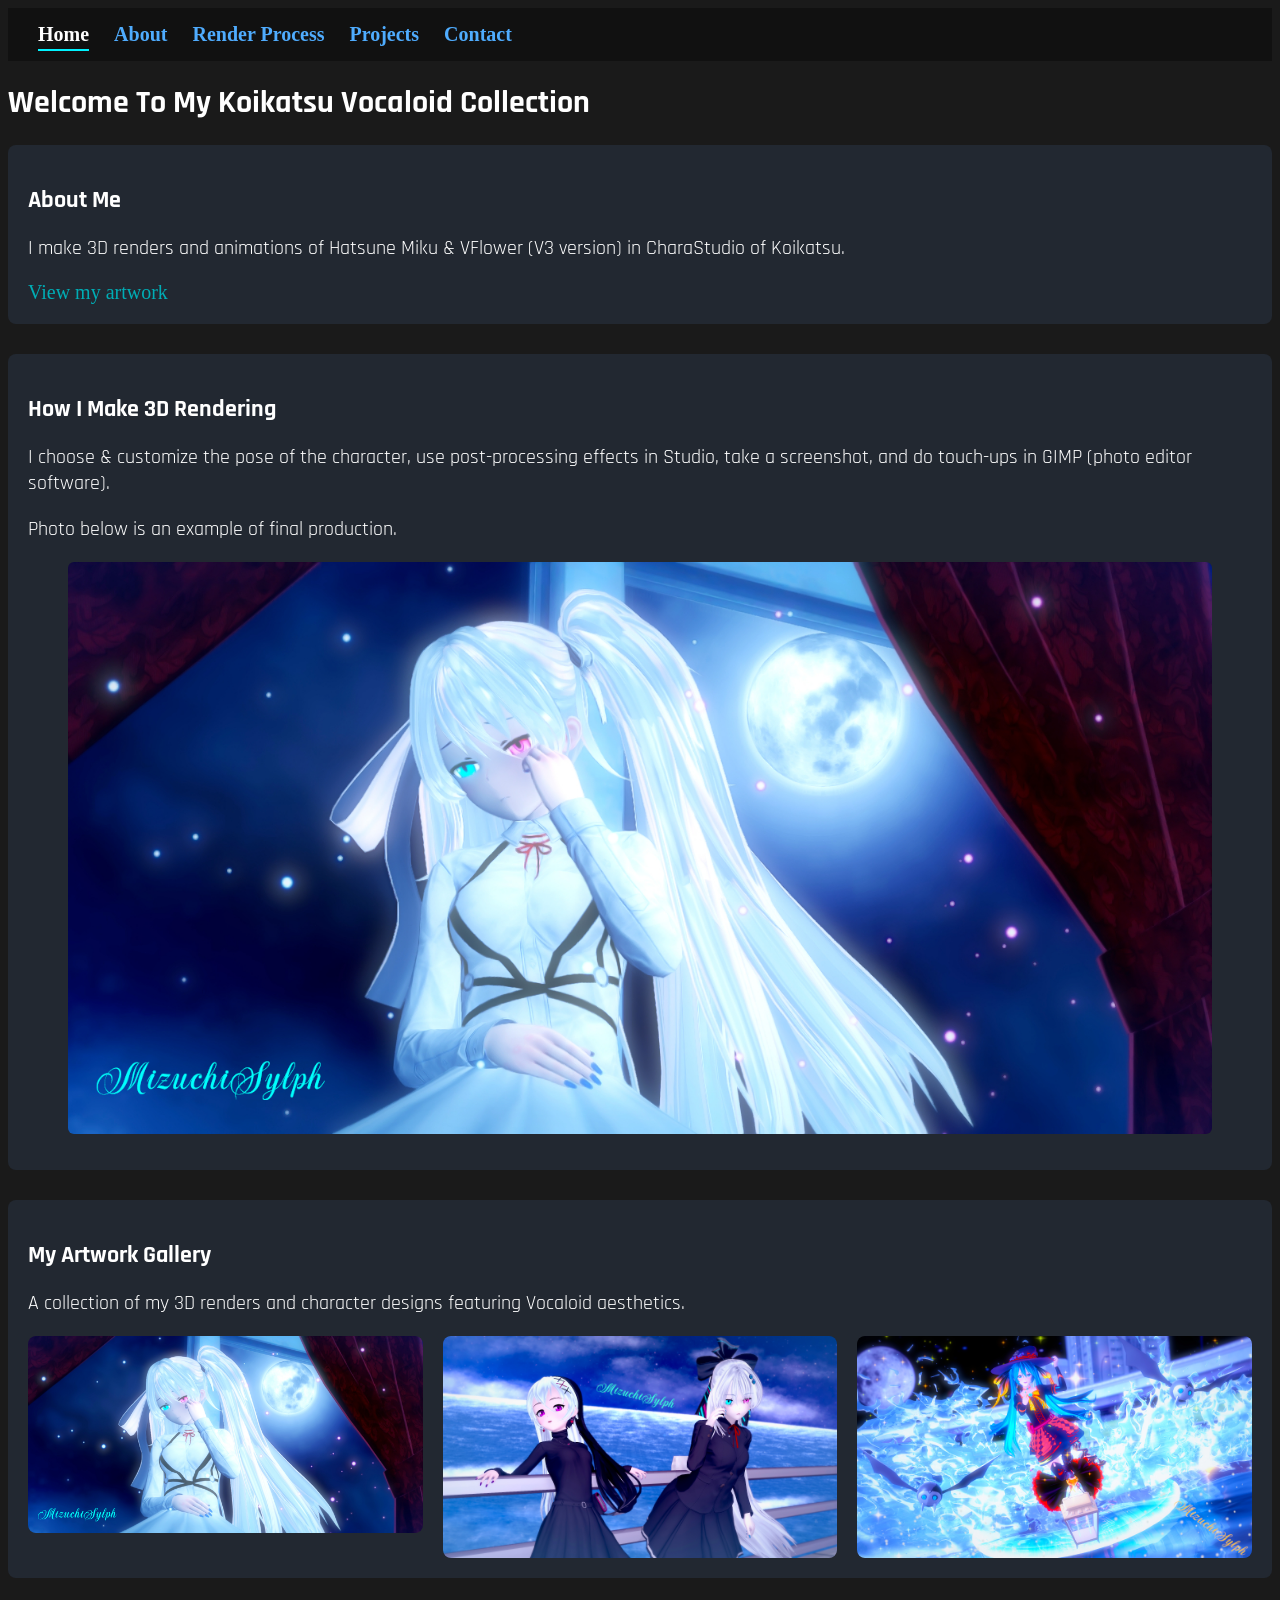
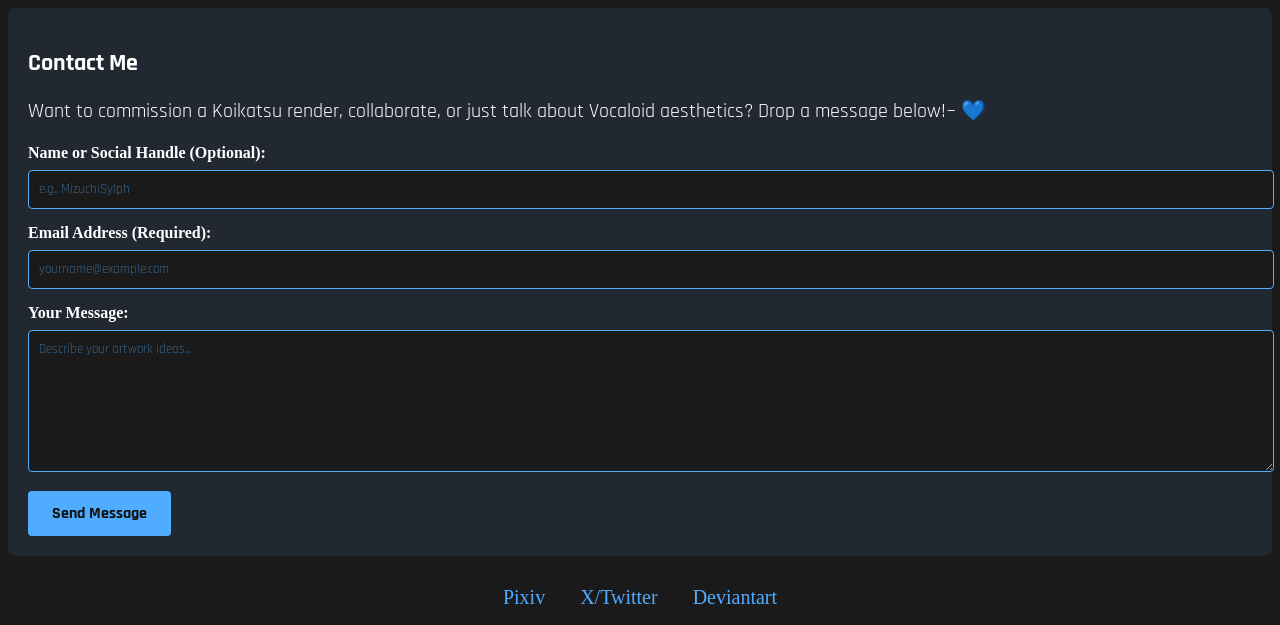
<file: index.html>
<!DOCTYPE html>
<html lang="en">
<head>
    <meta charset="utf-8">
    <title>Future Eyes</title>
    <link rel="preconnect" href="https://fonts.googleapis.com">
    <link rel="preconnect" href="https://fonts.gstatic.com" crossorigin>
    <link href="https://fonts.googleapis.com/css2?family=Rajdhani:wght@500;600;700&display=swap" rel="stylesheet">
    
    <link rel="stylesheet" href="style.css">
</head>
<body>
<header>
    <nav>
      <ul>
        <li><a href="#home" class="active">Home</a></li>
        <li><a href="#about">About</a></li>
        <li><a href="#renders">Render Process</a></li>
        <li><a href="#projects">Projects</a></li>
        <li><a href="#contact">Contact</a></li>
      </ul>
    </nav>
  </header>
  <h1>Welcome To My Koikatsu Vocaloid Collection</h1>
    <main>
        <section id="about">
            <h2>About Me</h2>
            <p>I make 3D renders and animations of Hatsune Miku & VFlower (V3 version) in CharaStudio of Koikatsu.</p>
            <a href="https://www.pixiv.net/en/users/26738093" target="_blank" rel="noopener noreferrer">View my artwork</a>
        </section>
        
        <section id="renders">
            <h2>How I Make 3D Rendering</h2>
            <p>I choose & customize the pose of the character, use post-processing effects in Studio, take a screenshot, and do touch-ups in GIMP (photo editor software).</p>
            <p>Photo below is an example of final production.</p>
            <figure>
                <img src="images/25-ji_Miku_Moonlight.jpg" alt="A high-quality Koikatsu 3D character render">
            </figure>
        </section>

        <section id="projects">
    <h2>My Artwork Gallery</h2>
    <p>A collection of my 3D renders and character designs featuring Vocaloid aesthetics.</p>
    
    <div class="gallery-grid">
    <figure>
        <div class="image-container">
            <img src="images/25-ji_Miku_Moonlight.jpg" alt="A high-quality Koikatsu 3D character render of 25-ji Miku">
            <figcaption>25-ji Miku - Moonlight</figcaption>
        </div>
    </figure>

    <figure>
        <div class="image-container">
            <img src="images/25-ji_Miku-VFlower_Seaside.jpg" alt="Placeholder for next artwork">
            <figcaption>25-ji Miku & VFlower(V3) Seaside</figcaption>
        </div>
    </figure>

    <figure>
        <div class="image-container">
            <img src="images/Miku_witch3.jpg" alt="Placeholder for next artwork">
            <figcaption>Hatsune Miku Halloween Witch</figcaption>
        </div>
    </figure>
</div>
</section>

<section id="contact">
            <h2>Contact Me</h2>
            <p>Want to commission a Koikatsu render, collaborate, or just talk about Vocaloid aesthetics? Drop a message below!~ 💙</p>
            
            <form>
                <div class="form-group">
                    <label for="username">Name or Social Handle (Optional):</label>
                    <input type="text" id="username" name="username" placeholder="e.g., MizuchiSylph">
                </div>

                <div class="form-group">
                    <label for="email">Email Address (Required):</label>
                    <input type="email" id="email" name="email" required placeholder="yourname@example.com">
                </div>

                <div class="form-group">
                    <label for="message">Your Message:</label>
                    <textarea id="message" name="message" required placeholder="Describe your artwork ideas..."></textarea>
                </div>

                <button type="submit">Send Message</button>
            </form>
        </section>
    </main>

    <footer>
        <ul>
            <li><a href="https://www.pixiv.net/en/users/26738093" target="_blank" rel="noopener noreferrer">Pixiv</a></li>
            <li><a href="https://x.com/MizuchiSylph" target="_blank" rel="noopener noreferrer">X/Twitter</a></li>
            <li><a href="https://www.deviantart.com/mizuchisylph" target="_blank" rel="noopener noreferrer">Deviantart</a></li>
        </ul>
    </footer>
</body>
</html>
</file>
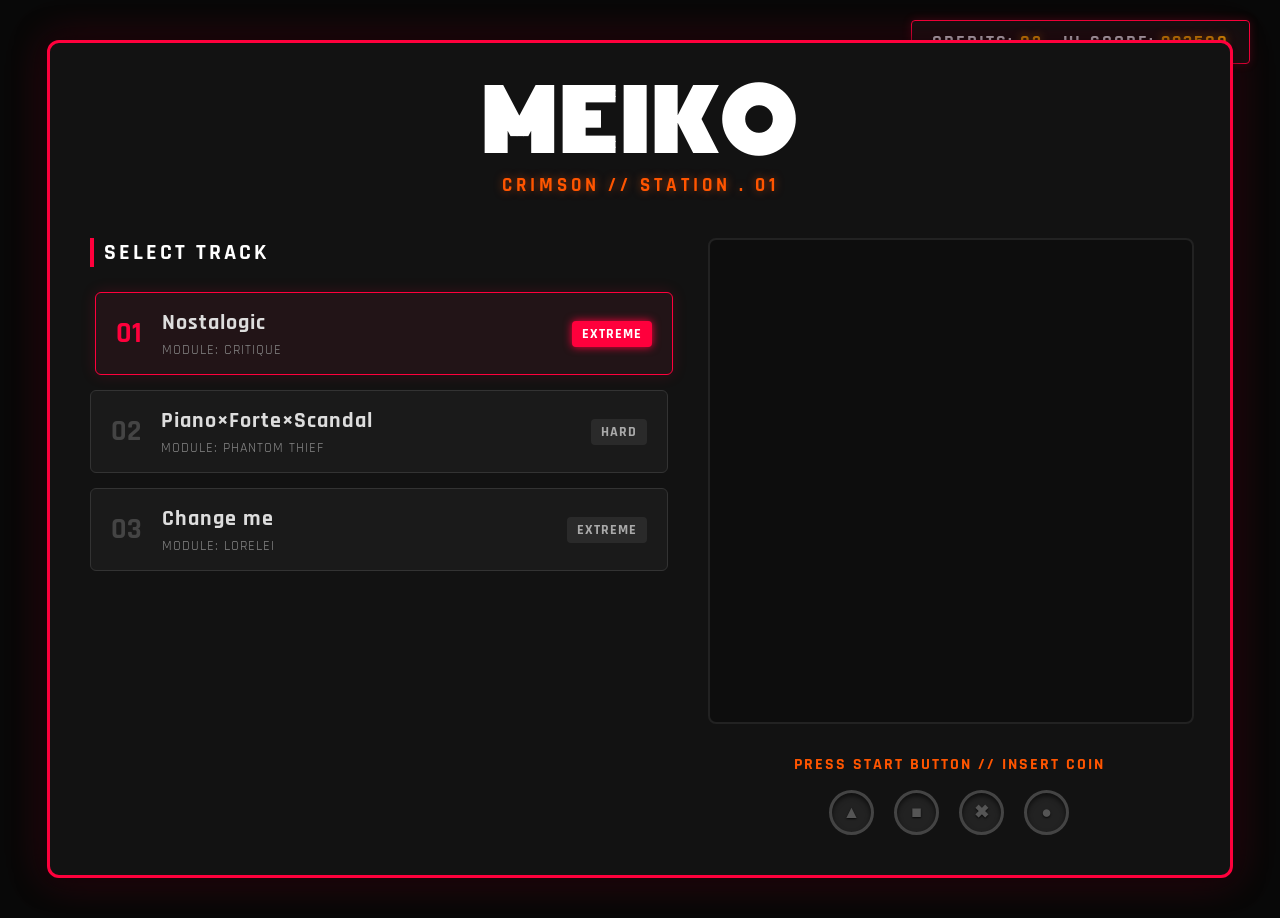
<file: MEIKO-arcade/index.html>
<!DOCTYPE html>
<html lang="en">
<head>
    <meta charset="utf-8">
    <meta name="viewport" content="width=device-width, initial-scale=1.0">
    <title>MEIKO // NEON ARCADE</title>
    <link rel="preconnect" href="https://fonts.googleapis.com">
    <link rel="preconnect" href="https://fonts.gstatic.com" crossorigin>
    <link href="https://fonts.googleapis.com/css2?family=Monoton&family=Rajdhani:wght@600;700;900&display=swap" rel="stylesheet">
    <link rel="stylesheet" href="style.css">
</head>
<body>

    <div class="token-counter-deck">
        <div class="hud-item">CREDITS: <span>02</span></div>
        <div class="hud-item">HI-SCORE: <span>993500</span></div>
    </div>

    <div class="cabinet-frame">
        
        <header class="arcade-header">
            <h1 class="neon-text-pulsing">MEIKO</h1>
            <div class="cabinet-subtitle">CRIMSON // STATION . 01</div>
        </header>

        <main class="arcade-screen">
            
            <section class="track-selection">
                <div class="section-title">SELECT TRACK</div>
                
                <div class="track-row active">
                    <span class="track-number">01</span>
                    <div class="track-meta">
                        <h3>Nostalogic</h3>
                        <p>MODULE: CRITIQUE</p>
                    </div>
                    <span class="difficulty">EXTREME</span>
                </div>

                <div class="track-row">
                    <span class="track-number">02</span>
                    <div class="track-meta">
                        <h3>Piano×Forte×Scandal</h3>
                        <p>MODULE: PHANTOM THIEF</p>
                    </div>
                    <span class="difficulty">HARD</span>
                </div>

                <div class="track-row">
                    <span class="track-number">03</span>
                    <div class="track-meta">
                        <h3>Change me</h3>
                        <p>MODULE: LORELEI</p>
                    </div>
                    <span class="difficulty">EXTREME</span>
                </div>
            </section>

            <section class="art-showcase-frame">
                <div class="image-viewport">
                    <div class="artwork-placeholder"> </div>
                </div>
                <div class="arcade-footer-cta">
                    <div class="insert-coin-text">PRESS START BUTTON // INSERT COIN</div>
                    <div class="rhythm-button-deck">
                        <button class="arcade-btn-node btn-red" title="Triangle">▲</button>
                        <button class="arcade-btn-node btn-blue" title="Square">■</button>
                        <button class="arcade-btn-node btn-yellow" title="Cross">✖</button>
                        <button class="arcade-btn-node btn-green" title="Circle">●</button>
                    </div>
                </div>
            </section>

        </main>
    </div>

</body>
</html>
</file>
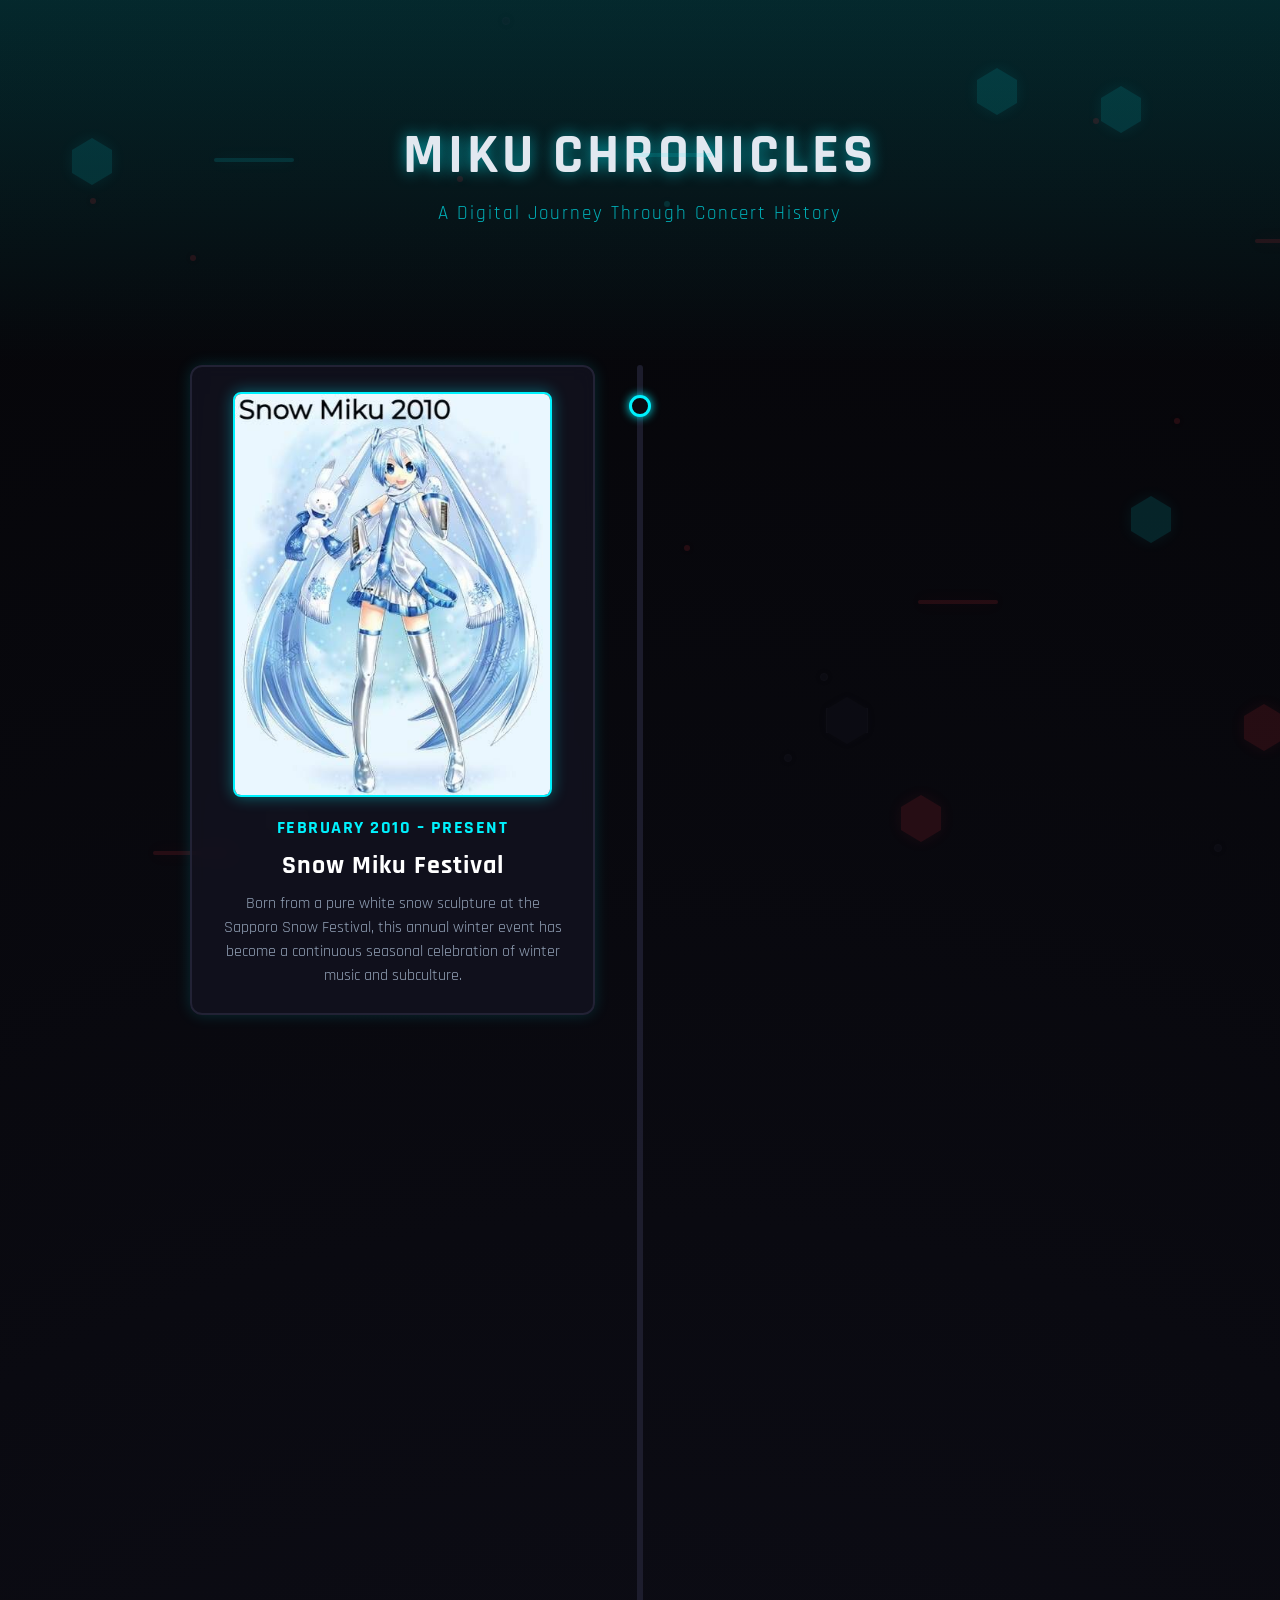
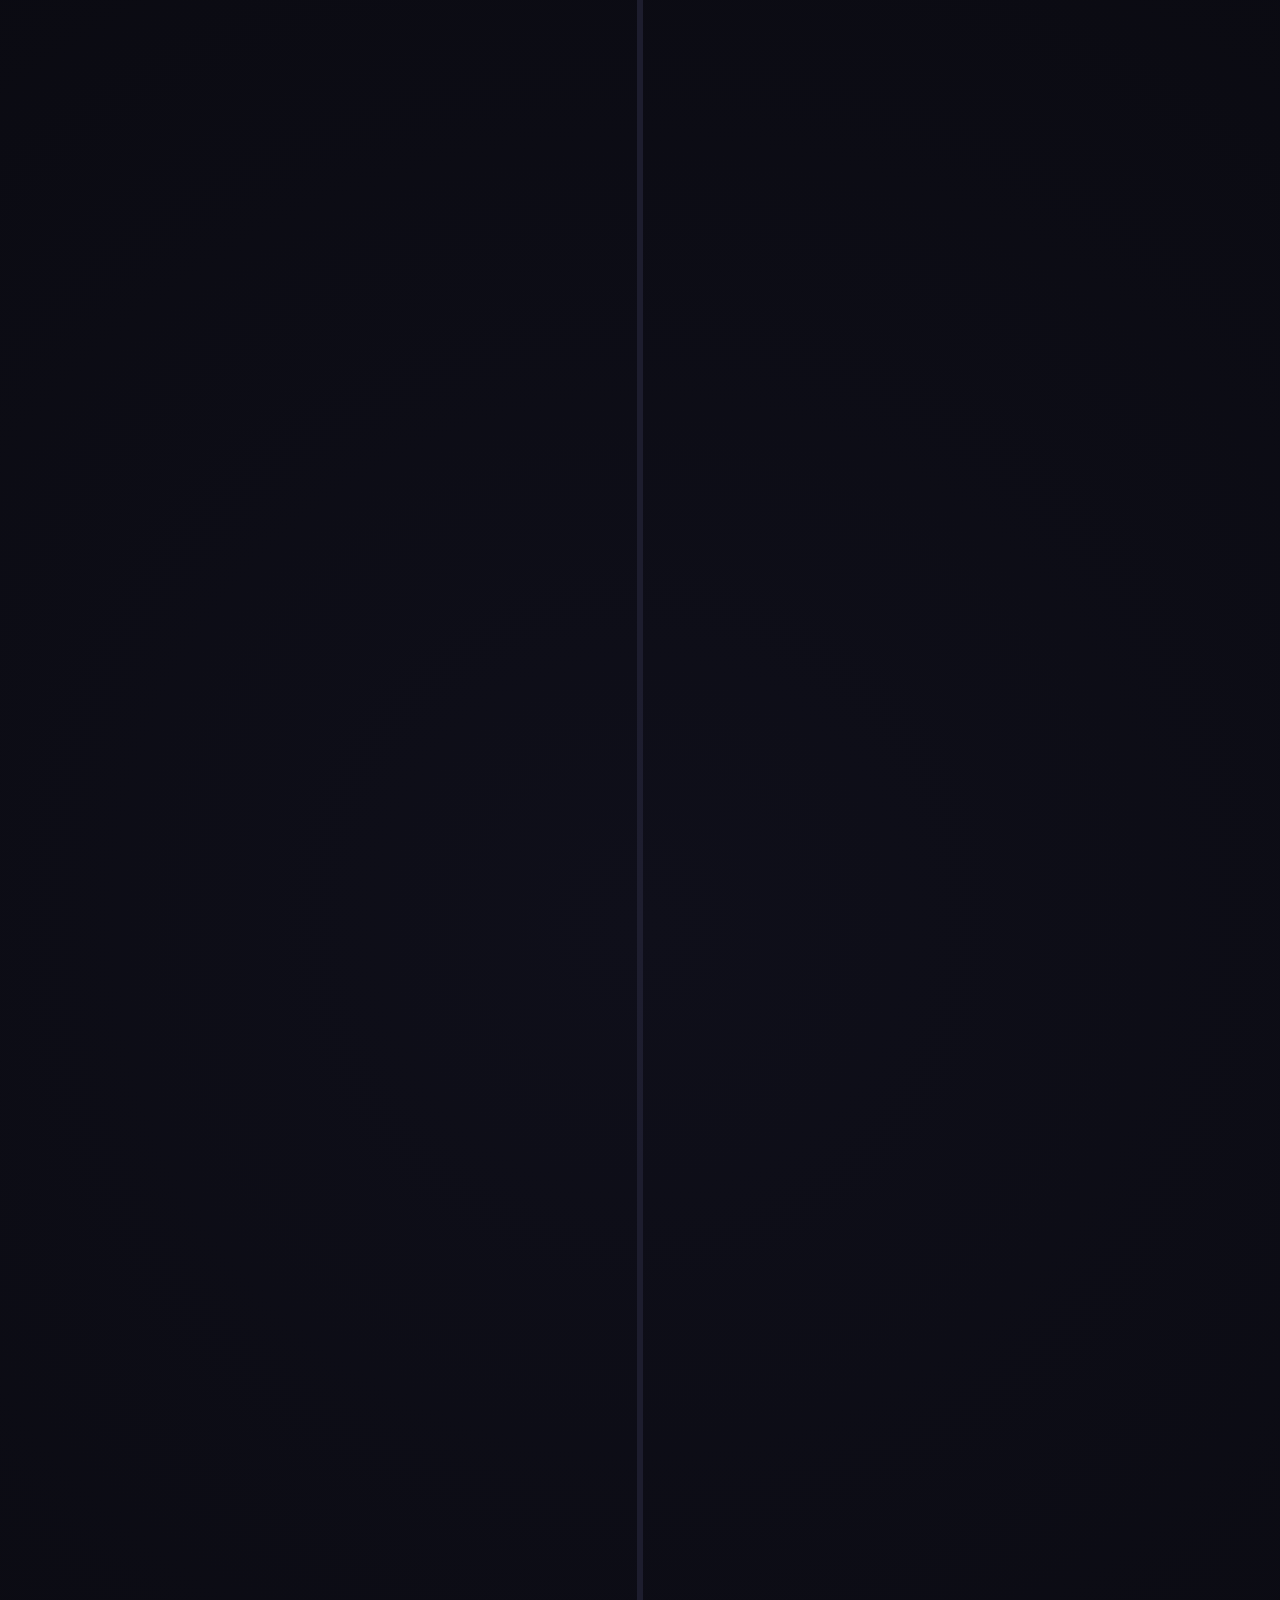
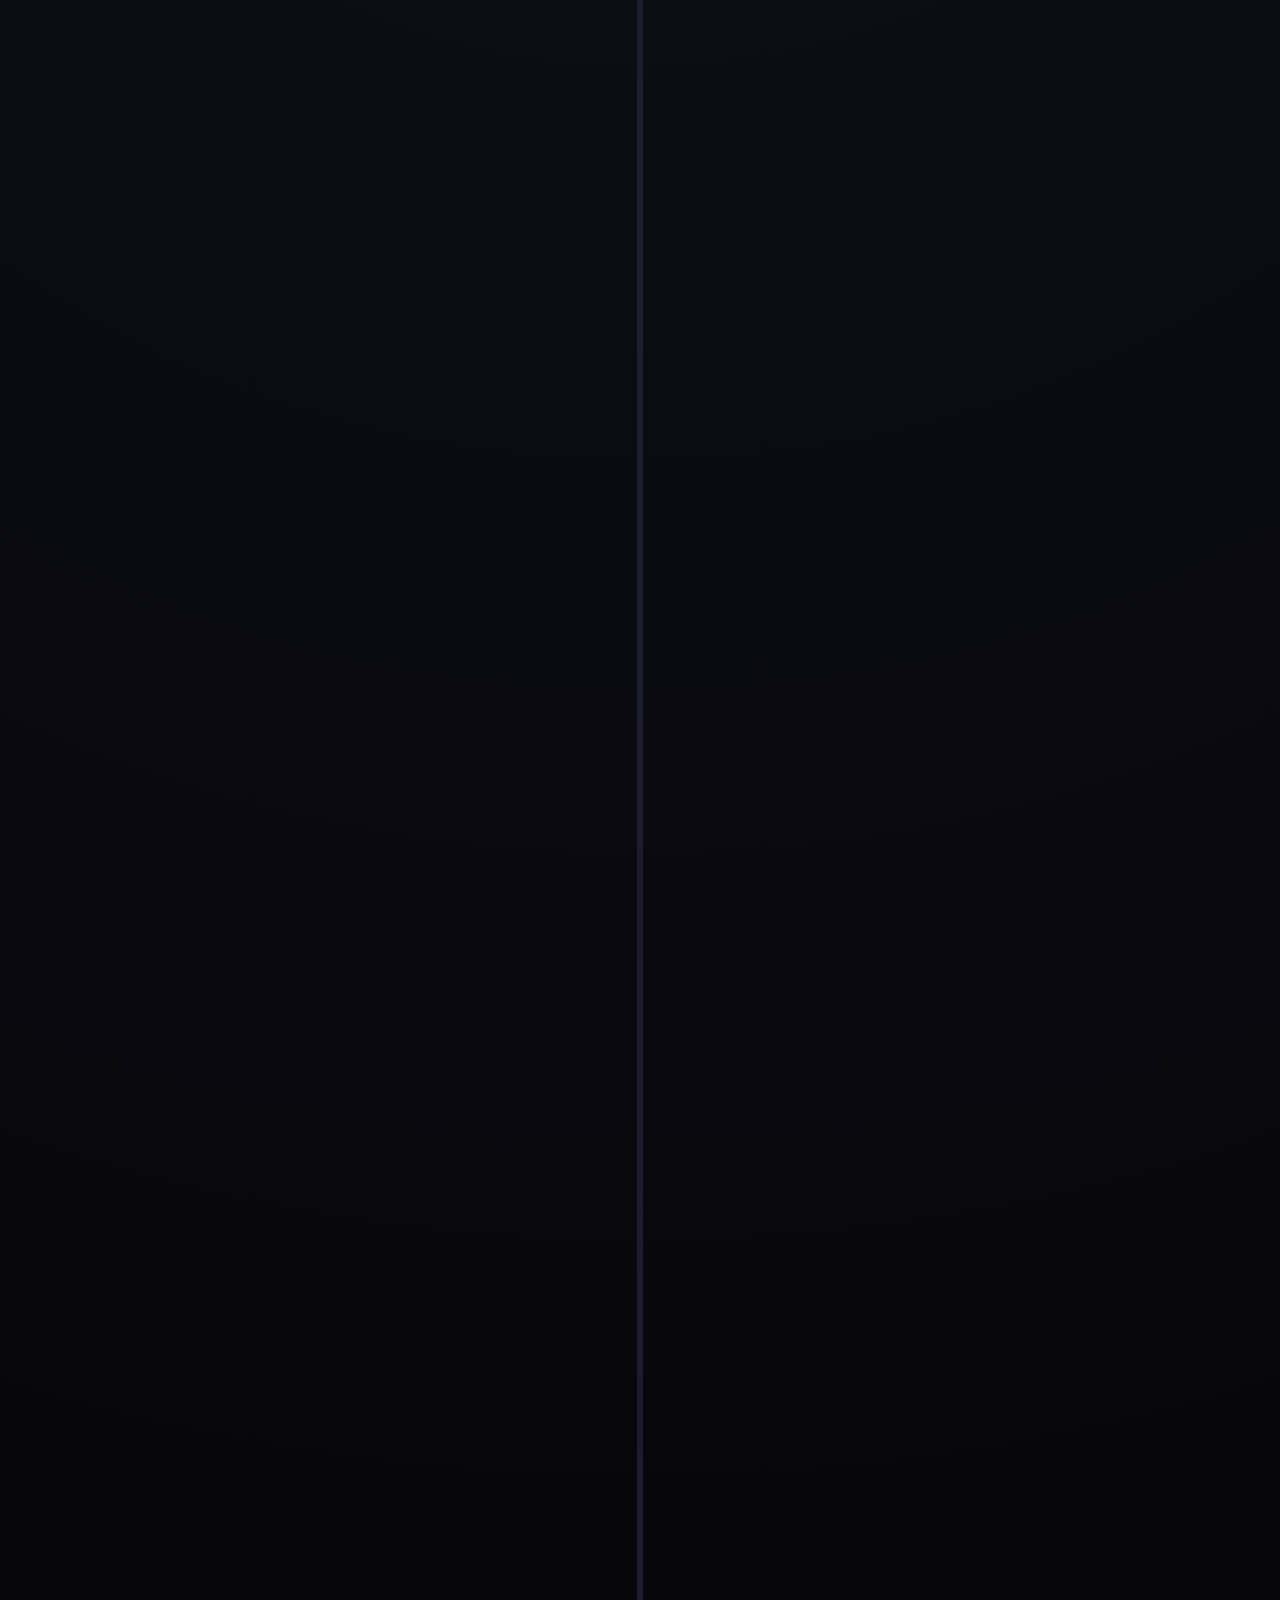
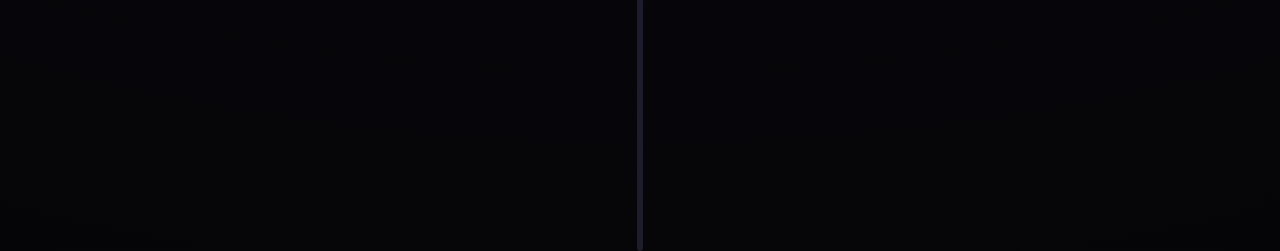
<file: Miku-Tour/index.html>
<!DOCTYPE html>
<html lang="en">
<head>
    <meta charset="UTF-8">
    <meta name="viewport" content="width=device-width, initial-scale=1.0">
    <title>Hatsune Miku // Event Timeline</title>
    <link rel="preconnect" href="https://fonts.googleapis.com">
    <link rel="preconnect" href="https://fonts.gstatic.com" crossorigin>
    <link href="https://fonts.googleapis.com/css2?family=Rajdhani:wght@600;700;900&display=swap" rel="stylesheet">
    <link rel="stylesheet" href="style.css">
</head>
<body>
  <div id="space-canvas"></div>
    <header class="timeline-hero">
        <h1>MIKU CHRONICLES</h1>
        <p>A Digital Journey Through Concert History</p>
    </header>

    <main class="timeline-container">
        <svg class="timeline-svg" viewBox="0 0 4 1000" preserveAspectRatio="none">
            <path id="svgPath" d="M 2 0 L 2 1000" />
        </svg>
        <div class="timeline-line"></div>

        <div class="timeline-item left-align">
            <div class="timeline-marker"></div>
            <div class="timeline-content">
                <div class="timeline-bubble-wrap">
                    <img src="concert-events/SM_2010.jpg" class="timeline-popout-image" alt="Snow Miku 2010 Visual">
                </div>
                <span class="event-date">FEBRUARY 2010 – PRESENT</span>
                <h3>Snow Miku Festival</h3>
                <p>Born from a pure white snow sculpture at the Sapporo Snow Festival, this annual winter event has become a continuous seasonal celebration of winter music and subculture.</p>
            </div>
        </div>

        <div class="timeline-item right-align">
            <div class="timeline-marker"></div>
            <div class="timeline-content">
                <div class="timeline-bubble-wrap">
                    <img src="concert-events/MM_2013.jpg" class="timeline-popout-image" alt="Magical Mirai 2013 Visual">
                </div>
                <span class="event-date">AUGUST 2013 – PRESENT</span>
                <h3>Magical Mirai Exhibition</h3>
                <p>Traditionally centered around Miku's birthday on August 31st, this premier annual home-stage series combines massive live performances with community creator exhibitions.</p>
            </div>
        </div>

        <div class="timeline-item left-align">
            <div class="timeline-marker"></div>
            <div class="timeline-content">
                <div class="timeline-bubble-wrap">
                    <img src="concert-events/Miku_Expo_Indonesia.jpg" class="timeline-popout-image" alt="Miku Expo 2014 Visual">
                </div>
                <span class="event-date">MAY 2014 – PRESENT</span>
                <h3>Hatsune Miku Expo</h3>
                <p>Operating globally during Magical Mirai's "off-season", this international touring matrix brings live concert experiences directly to global fanbases during the spring and fall seasons.</p>
            </div>
        </div>

        <div class="timeline-item right-align">
            <div class="timeline-marker"></div>
            <div class="timeline-content">
                <div class="timeline-bubble-wrap">
                    <img src="concert-events/Thunderbolt.jpg" class="timeline-popout-image" alt="Thunderbolt Visual">
                </div>
                <span class="event-date">FEBRUARY 2023</span>
                <h3>Miku Thunderbolt Tour</h3>
                <p>Striking venues across Japan, the thunderous live tour delivers high-voltage band performances with cutting-edge visual displays.</p>
            </div>
        </div>

        <div class="timeline-item left-align">
            <div class="timeline-marker"></div>
            <div class="timeline-content">
                <div class="timeline-bubble-wrap">
                    <img src="concert-events/Hatsune_Miku_Japan_Live_Tour_2025.jpg" class="timeline-popout-image" alt="Blooming Visual">
                </div>
                <span class="event-date">APRIL 2025</span>
                <h3>The Blooming Tour Stage</h3>
                <p>An elegant seasonal event celebrating growth and creative renewal, blending floral visuals with a fresh setlist arrangement.</p>
            </div>
        </div>

        <div class="timeline-item right-align">
            <div class="timeline-marker"></div>
            <div class="timeline-content">
                <div class="timeline-bubble-wrap">
                    <img src="concert-events/Pokemon_Miku_VOLTAGE_LIVE.jpg" class="timeline-popout-image" alt="VOLTAGE LIVE Visual">
                </div>
                <span class="event-date">MARCH 2026</span>
                <h3>Pokémon feat. Hatsune Miku VOLTAGE Live!</h3>
                <p>An epic official collaboration between Hatsune Miku and Pokémon, debuting 18 structural song themes and art crossovers that electrified global fanbases.</p>
            </div>
        </div>
    </main>

    <script src="script.js"></script>
</body>
</html>
</file>
<file: style.css>
body {
    background-color: #1a1a1a;
    color: #ffffff;
}

h1, h2, p {
    font-family: 'Rajdhani', sans-serif;
}

p, a {
    font-size: 20px;
}

a {
    text-decoration: none;
    color: #00adb5;
}

section {
    padding: 20px;
    margin-bottom: 30px;
    background-color: #222831;
    border-radius: 8px;
}

footer ul {
    display: flex;
    list-style-type: none;
    padding: 0;
    justify-content: center;
    gap: 35px;
}

/* 1. Base state for footer links */
footer ul li a {
    text-decoration: none;
    color: #4facfe;               /* Miku dull turquoise 🌊 */
    transition: color 0.3s ease; /* Makes the glow glide in smoothly */
}

/* 2. Hover state for footer links */
footer ul li a:hover {
    color: #00f2fe;               /* Bright neon Miku teal! */
}

header {
    position: sticky;       /* Locks the entire header at the top 📌 */
    top: 0;                 /* Sticks it exactly at the very edge */
    z-index: 1000;          /* Keeps it layered on top of scrolling content */
    background-color: #111111; /* Gives the whole bar a solid, dark canvas */
    padding: 15px 30px;     /* Adds clean breathing room inside the bar 🧼 */
}

nav ul {
    display: flex;          /* Aligns list items horizontally in a row 🗺️ */
    list-style-type: none;  /* Strips away the default bullet points ❌ */
    gap: 25px;              /* Creates even spacing between your links 📐 */
    padding: 0;             /* Flushes out default browser list spacing 🧼 */
    margin: 0;              /* Flushes out default browser list margins 🧼 */
}

nav ul li a {
    text-decoration: none;  /* Removes the default browser underlines ✏️ */
    color: #4facfe;         /* Your beautiful choice of bright turquoise! */
    font-weight: 600;       /* Gives the links a professional thickness */
    transition: color 0.3s ease; /* Smoothly transitions color changes */
}

/* Hover state: links glow brighter when cursor glides over them */
nav ul li a:hover {
    color: #00f2fe;         /* Shifts to an even more vibrant neon teal! */
}

/* Active state visual cue: styles the current page link */
nav ul li a.active {
    color: #ffffff;         /* Makes the active "Home" link bright white ⚪ */
    border-bottom: 2px solid #00f2fe; /* Adds a sleek turquoise underline 📏 */
    padding-bottom: 4px;    /* Spaces the underline nicely under the text 📐 */
}

main {
    margin-top: auto;
}

section img {
    max-width: 100%;      /* Prevents the image from bursting out of the card 📐 */
    height: auto;         /* Keeps the image proportions perfectly balanced 🎨 */
    border-radius: 6px;   /* Softens the corners to match your section style */
    display: block;       /* Removes accidental bottom spacing from the browser 🧼 */
    margin-top: 15px;     /* Adds a clean gap between the text and your artwork 📏 */
}

.gallery-grid {
    display: grid;
    grid-template-columns: repeat(auto-fit, minmax(250px, 1fr));
    gap: 20px; /* Adds clean spacing between your artwork cards 🧼 */
}

/* --- Interactive Artwork Gallery Effects --- */

/* The outer card container */
.gallery-grid figure {
    margin: 0;
    padding: 0;
}

/* The wrapper that holds the image and floating text */
.gallery-grid .image-container {
    position: relative;        /* Crucial context for absolute positioning 🗺️ */
    overflow: hidden;         /* Clips the zooming image so it doesn't spill out ✂️ */
    border-radius: 8px;       /* Keeps the smooth corners unified */
    transition: transform 0.3s ease, box-shadow 0.3s ease; /* Smooth card animations */
}

/* Target the images inside our grid wrapper */
.gallery-grid .image-container img {
    margin-top: 0;            /* Removes old top margin to sit perfectly flat */
    width: 100%;
    height: auto;
    display: block;
    transition: transform 0.4s ease; /* Handles the image zoom timing ⏳ */
}

/* The Title Overlay Text State 🌌 */
.gallery-grid figcaption {
    position: absolute;
    top: 0;
    left: 0;
    width: 100%;
    height: 100%;
    background: rgba(17, 17, 17, 0.75); /* Dark cinematic tint overlay 🖤 */
    backdrop-filter: blur(4px);         /* Sleek frosted glass effect 🔮 */
    color: #00f2fe;                     /* Glowing neon text color ⚡ */
    font-family: 'Rajdhani', sans-serif;
    font-weight: 700;
    font-size: 20px;
    display: flex;
    justify-content: center;            /* Centers text horizontally 📐 */
    align-items: center;                /* Centers text vertically 📐 */
    text-align: center;
    padding: 15px;
    box-sizing: border-box;
    opacity: 0;                         /* Hidden by default 🕵️‍♂️ */
    transition: opacity 0.3s ease;      /* Fades in smoothly */
}

/* --- The Combined Hover Experience --- */

/* 1. Lift and apply the bright Vocaloid neon glow background to the container */
.gallery-grid .image-container:hover {
    transform: translateY(-5px);        /* Glides the card upward slightly 🎈 */
    box-shadow: 0 0 25px rgba(0, 242, 254, 0.7); /* Deep neon light projection 🌌 */
}

/* 2. Triggers the internal image zoom magnification */
.gallery-grid .image-container:hover img {
    transform: scale(1.08);             /* Zooms in by 8% cleanly 🔎 */
}

/* 3. Reveals the hidden artwork title text */
.gallery-grid .image-container:hover figcaption {
    opacity: 1;                         /* Fades fully into view! ✨ */
}

section input[type="text"], 
section input[type="email"], 
section textarea {
    width: 100%;          /* Forces fields to span the full width of the card 📐 */
    padding: 10px;        /* Adds comfortable breathing room inside the boxes 🧼 */
    margin-top: 8px;      /* Creates a clean gap between the label and the input 📏 */
    margin-bottom: 15px;  /* Spaces out the different form groups down the page 🎨 */
    background-color: #1a1a1a; /* Matches the main deep background color 🖤 */
    border: 1px solid #4facfe;   /* Gives a clean, dull Miku turquoise border line 🌊 */
    border-radius: 4px;   /* Slightly softens the corners of the input boxes ✨ */
    color: #ffffff;       /* Ensures your user's typed text is bright white ⚪ */
    font-family: 'Rajdhani', sans-serif; /* Applies your futuristic font choice! 🎧 */
}

/* 1. Base state for the submit button 🎯 */
section button[type="submit"] {
    background-color: #4facfe;   /* Solid Miku turquoise background 🌊 */
    color: #111111;              /* Dark text color so it is easy to read 🖤 */
    border: none;                /* Removes the default ugly browser border ❌ */
    padding: 12px 24px;          /* Adds clean padding to make the button click area larger 🧼 */
    font-size: 16px;             /* Matches the font size of your other links 📏 */
    font-weight: 700;            /* Makes the text bold and professional */
    border-radius: 4px;          /* Softens the corners slightly ✨ */
    cursor: pointer;             /* Changes the mouse cursor to a pointing hand 🖱️ */
    font-family: 'Rajdhani', sans-serif; /* Keeps our futuristic font unified 🎧 */
    transition: background-color 0.3s ease; /* Smoothly transitions the hover effect 🌊 */
}

/* 2. Hover state for the submit button ⚡ */
section button[type="submit"]:hover {
    background-color: #00f2fe;   /* Shifts to your extra bright neon teal on hover! 🌟 */
}

/* Styling the form labels for a clean interface ✏️ */
section form label {
    font-weight: 600;
    color: #ffffff;
    display: block;
}

/* Choice 3: Giving the message box a stable starting height 📏 */
section textarea {
    min-height: 120px;
    resize: vertical; /* Prevents stretching the card horizontally 🛑 */
}

/* Choice 2: Customizing the placeholder text color 🌌 */
section input::placeholder,
section textarea::placeholder {
    color: #4facfe;
    opacity: 0.5; /* Makes the placeholder text softly transparent */
}

/* Choice 1: The Interactive Focus Glow State ⚡ */
section input[type="text"]:focus, 
section input[type="email"]:focus, 
section textarea:focus {
    outline: none;
    border-color: #00f2fe; /* Shifts to extra bright Miku teal */
    box-shadow: 0 0 8px rgba(0, 242, 254, 0.4); /* Adds a soft neon back-light glow */
}

/* Choice 4: The Button Click Animation 🧱 */
section button[type="submit"]:active {
    transform: scale(0.98); /* Slightly compresses the button when pressed */
}
</file>
<file: MEIKO-arcade/style.css>
/* --- Global Reset & Pitch Black Arcade Room --- */
body {
    margin: 0;
    padding: 0;
    min-height: 100vh;
    background-color: #080808;   /* Pitch black to make neon elements explode 🌌 */
    color: #e2e8f0;
    font-family: 'Rajdhani', sans-serif;
    display: flex;
    justify-content: center;
    align-items: center;
    overflow-x: hidden;
    padding: 40px 20px;
    box-sizing: border-box;
}

/* --- Retro Token Score Counter 🎫 (Option 6) --- */
.token-counter-deck {
    position: absolute;
    top: 20px;
    right: 30px;
    display: flex;
    gap: 20px;
    font-size: 1.1rem;
    font-weight: 700;
    letter-spacing: 2px;
    background: rgba(18, 18, 18, 0.8);
    padding: 10px 20px;
    border-radius: 4px;
    border: 1px solid #ff003c;
    /* Soft crimson aura around the hud tracker */
    box-shadow: 0 0 10px rgba(255, 0, 60, 0.2);
}

.token-counter-deck span {
    color: #ffaa00; /* Vibrant token gold font */
    text-shadow: 0 0 8px rgba(255, 170, 0, 0.6);
}

/* --- Main Cabinet Layout Container Frame --- */
.cabinet-frame {
    width: 100%;
    max-width: 1100px;
    background-color: #121212;   /* Deep arcade cabinet charcoal */
    border: 3px solid #ff003c;   /* Sharp MEIKO Crimson structural trim */
    border-radius: 12px;
    padding: 40px;
    box-shadow: 0 0 30px rgba(0, 0, 0, 0.8), 
                0 0 40px rgba(255, 0, 60, 0.25); /* Cabinet casing spill light */
    position: relative;
}

/* --- Blinking Neon Header Banner --- */
.arcade-header {
    text-align: center;
    margin-bottom: 40px;
}

/* 🎤 Stacking Text Shadows for Realistic Neon Sign Glare */
.neon-text-pulsing {
    font-family: 'Monoton', cursive;
    font-size: 5rem;
    color: #ffffff;
    margin: 0;
    line-height: 1;
    letter-spacing: 4px;
    animation: neonPulse 2s infinite ease-in-out; /* The glowing breathing loop! */
}

.cabinet-subtitle {
    font-size: 1.2rem;
    font-weight: 900;
    color: #ff5500;             /* Electric accent orange */
    letter-spacing: 4px;
    margin-top: 10px;
    text-shadow: 0 0 8px rgba(255, 85, 0, 0.5);
}

/* --- Main Display Screen Split Viewport --- */
.arcade-screen {
    display: grid;
    grid-template-columns: 1.2fr 1fr; /* Split cleanly between track rows and preview window */
    gap: 40px;
}

@media (max-width: 768px) {
    .arcade-screen {
        grid-template-columns: 1fr; /* Stack vertically seamlessly on mobile viewports */
    }
}

/* --- Left Side: Track Selection Core --- */
.track-selection {
    display: flex;
    flex-direction: column;
    gap: 15px;
}

.section-title {
    font-size: 1.4rem;
    font-weight: 900;
    letter-spacing: 3px;
    color: #ffffff;
    border-left: 4px solid #ff003c;
    padding-left: 10px;
    margin-bottom: 10px;
}

/* Interactive Track Selection Rows */
.track-row {
    background: #1a1a1a;
    border: 1px solid #333333;
    padding: 15px 20px;
    border-radius: 6px;
    display: flex;
    align-items: center;
    gap: 20px;
    cursor: pointer;
    transition: all 0.25s ease;
}

.track-number {
    font-size: 1.8rem;
    font-weight: 900;
    color: #444444;
    transition: color 0.25s ease;
}

.track-meta {
    flex-grow: 1;
}

.track-meta h3 {
    margin: 0;
    font-size: 1.4rem;
    font-weight: 700;
    letter-spacing: 1px;
    color: #dddddd;
}

.track-meta p {
    margin: 4px 0 0 0;
    font-size: 0.85rem;
    color: #888888;
    letter-spacing: 1px;
}

.difficulty {
    font-size: 0.9rem;
    font-weight: 900;
    background: #2a2a2a;
    padding: 4px 10px;
    border-radius: 4px;
    color: #aaaaaa;
    letter-spacing: 1px;
}

/* Hover & Active Selected Track Row States */
.track-row:hover, .track-row.active {
    background: #221417;
    border-color: #ff003c;
    box-shadow: 0 0 15px rgba(255, 0, 60, 0.15);
    transform: translateX(5px); /* Gentle arcade deck pop response */
}

.track-row:hover .track-number, .track-row.active .track-number {
    color: #ff003c; /* Lights up track digit tag */
}

.track-row.active .difficulty {
    background: #ff003c;
    color: #ffffff;
    box-shadow: 0 0 8px #ff003c;
}

/* --- Right Side: Artwork Showcase Frame --- */
.art-showcase-frame {
    display: flex;
    flex-direction: column;
    gap: 20px;
}

.image-viewport {
    width: 100%;
    aspect-ratio: 1 / 1; /* Locked perfectly square for cover artwork formats */
    background-color: #0d0d0d;
    border: 2px solid #222222;
    border-radius: 8px;
    position: relative;
    overflow: hidden;
    display: flex;
    justify-content: center;
    align-items: center;
}

.artwork-placeholder {
    width: 100%;
    height: 100%;
    display: flex;
    justify-content: center;
    align-items: center;
}

/* --- Interactive Rhythm Button Nodes 🔴 (Option 4) --- */
.arcade-footer-cta {
    display: flex;
    flex-direction: column;
    align-items: center;
    gap: 15px;
    margin-top: 10px;
}

.insert-coin-text {
    font-size: 1rem;
    font-weight: 700;
    letter-spacing: 2px;
    color: #ff5500;
    animation: flashText 1.5s infinite steps(2); /* Instant blinking token alert text */
}

.rhythm-button-deck {
    display: flex;
    gap: 20px;
}

/* --- Update this block inside style.css to style the symbols perfectly 🎯 --- */
.arcade-btn-node {
    width: 45px;
    height: 45px;
    border-radius: 50%;
    background: #222222;
    border: 3px solid #444444;
    cursor: pointer;
    position: relative;
    transition: all 0.2s ease;
    box-shadow: inset 0 3px 5px rgba(0,0,0,0.6);

    /* New styles added to align the arcade shapes centered and glowing ⬇️ */
    display: flex;
    justify-content: center;
    align-items: center;
    font-family: Arial, sans-serif; /* Clean geometric text rendering */
    font-size: 1.1rem;
    font-weight: bold;
    color: #555555; /* Muted when unlit */
    text-shadow: 0 1px 2px rgba(0,0,0,0.8);
}

/* Make symbols glow white when you hover over their respective buttons! 🌟 */
.arcade-btn-node:hover {
    color: #ffffff;
    text-shadow: 0 0 8px rgba(255, 255, 255, 0.9);
}

/* Specific colored glow bindings on mouse hover actions */
.arcade-btn-node.btn-red:hover {
    background: #ff003c;
    border-color: #ff88a3;
    box-shadow: 0 0 20px #ff003c, inset 0 -2px 5px rgba(0,0,0,0.4);
}

.arcade-btn-node.btn-blue:hover {
    background: #0066ff;
    border-color: #88b5ff;
    box-shadow: 0 0 20px #0066ff, inset 0 -2px 5px rgba(0,0,0,0.4);
}

.arcade-btn-node.btn-yellow:hover {
    background: #ffcc00;
    border-color: #ffea88;
    box-shadow: 0 0 20px #ffcc00, inset 0 -2px 5px rgba(0,0,0,0.4);
}

.arcade-btn-node.btn-green:hover {
    background: #00cc66;
    border-color: #88f0bc;
    box-shadow: 0 0 20px #00cc66, inset 0 -2px 5px rgba(0,0,0,0.4);
}


/* --- 🔄 CSS KEYFRAMES ANIMATION ENGINE --- */

/* Breathing Neon Luminescence Loop Engine */
@keyframes neonPulse {
    0%, 100% {
        text-shadow: 0 0 10px rgba(255, 255, 255, 0.8),
                     0 0 20px #ff003c,
                     0 0 30px #ff003c,
                     0 0 40px #ff003c;
    }
    50% {
        text-shadow: 0 0 5px rgba(255, 255, 255, 0.6),
                     0 0 10px #ff003c,
                     0 0 15px #ff003c,
                     0 0 25px #ff003c;
    }
}

/* Sharp Blink Score Alert Tracker Loop */
@keyframes flashText {
    0%, 100% { opacity: 1; }
    50% { opacity: 0.2; }
}

/* --- 🛠️ Fade-In Keyframe Engine for Incoming Track Art --- */
@keyframes fadeIn {
    from { opacity: 0; transform: scale(0.98); }
    to { opacity: 1; transform: scale(1); }
}
</file>
<file: Miku-Tour/style.css>
/* ==========================================================================
   🪐 GLOBAL THEME & BACKGROUND CANVAS
   ========================================================================== */
body {
    background: radial-gradient(circle at 50% 50%, #0f0f1a 0%, #050508 100%);
    color: #e2e8f0;
    font-family: 'Rajdhani', sans-serif;
    margin: 0;
    position: relative;
    overflow-x: hidden;
}

#space-canvas {
    position: fixed;
    top: 0;
    left: 0;
    width: 100vw;
    height: 100vh;
    z-index: 0;
    pointer-events: none;
    overflow: hidden;
}

/* 🔷 Background Floating Elements */
.bg-shape {
    position: absolute;
    opacity: 0.12; 
    pointer-events: none;
    animation: floatHorizontal linear infinite;
}

/* 🧬 Miku Color Palette Variants */
.bg-shape.turquoise {
    background-color: #00f2fe;
    filter: drop-shadow(0 0 8px rgba(0, 242, 254, 0.6));
}

.bg-shape.red {
    background-color: #ff3344;
    filter: drop-shadow(0 0 8px rgba(255, 51, 68, 0.6));
}

.bg-shape.cyber-black {
    background-color: #252538;
    border: 1px solid #3a3a56;
    filter: drop-shadow(0 0 5px rgba(58, 58, 86, 0.4));
}

/* 🟩 Background Geometry Shapes */
.bg-shape.cyber-bar {
    width: 80px;
    height: 4px;
    border-radius: 2px;
}

.bg-shape.digital-dot {
    width: 6px;
    height: 6px;
    border-radius: 50%;
}

.bg-shape.hexagon {
    width: 40px;
    height: 23px;
    position: absolute;
    background-color: transparent;
}

.bg-shape.hexagon::before,
.bg-shape.hexagon::after {
    content: "";
    position: absolute;
    width: 0;
    border-left: 20px solid transparent;
    border-right: 20px solid transparent;
}

.bg-shape.hexagon.turquoise::before { border-bottom: 12px solid #00f2fe; top: -12px; }
.bg-shape.hexagon.turquoise { background-color: #00f2fe; }
.bg-shape.hexagon.turquoise::after { border-top: 12px solid #00f2fe; bottom: -12px; }

.bg-shape.hexagon.red::before { border-bottom: 12px solid #ff3344; top: -12px; }
.bg-shape.hexagon.red { background-color: #ff3344; }
.bg-shape.hexagon.red::after { border-top: 12px solid #ff3344; bottom: -12px; }

.bg-shape.hexagon.cyber-black::before { border-bottom: 12px solid #252538; top: -12px; }
.bg-shape.hexagon.cyber-black { background-color: #252538; }
.bg-shape.hexagon.cyber-black::after { border-top: 12px solid #252538; bottom: -12px; }

@keyframes floatHorizontal {
    0% { transform: translateX(-10vw) rotate(0deg); }
    50% { margin-top: 15px; }
    100% { transform: translateX(110vw) rotate(360deg); }
}

/* ==========================================================================
   🎤 HERO HEADER & CONTAINER GRID
   ========================================================================== */
.timeline-hero {
    text-align: center;
    padding: 120px 20px;
    background: linear-gradient(180deg, rgba(0, 242, 254, 0.15), transparent);
}

.timeline-hero h1 {
    font-size: 3.5rem;
    margin: 0;
    letter-spacing: 4px;
    text-shadow: 0 0 15px rgba(0, 242, 254, 0.6);
}

.timeline-hero p {
    color: #00adb5;
    font-size: 1.2rem;
    margin-top: 10px;
    letter-spacing: 2px;
}

.timeline-container {
    position: relative;
    max-width: 900px;
    margin: 0 auto;
    padding: 0 20px 60px 20px; 
}

/* 🎯 Central Spine Components */
.timeline-svg {
    position: absolute;
    left: 50%;
    top: 0;
    transform: translateX(-50%);
    width: 6px;
    height: 100%;
    z-index: 2;
}

#svgPath {
    stroke: #00f2fe; 
    stroke-width: 6px;
    fill: none;
    stroke-linecap: round;
}

.timeline-line {
    position: absolute;
    left: 50%;
    top: 0;
    bottom: 0;
    width: 6px;
    background: rgba(34, 34, 53, 0.8);
    transform: translateX(-50%);
    z-index: 1;
    border-radius: 3px;
}

/* ==========================================================================
   🕒 TIMELINE CARDS FRAMEWORK (Desktop View)
   ========================================================================== */
.timeline-item {
    position: relative;
    width: 50%;
    margin-bottom: 240px; 
    box-sizing: border-box;
    opacity: 0;
    transition: transform 0.8s cubic-bezier(0.25, 1, 0.5, 1), opacity 0.8s ease-out;
    z-index: 3;
}

/* Anchors the Snow Miku node right at the starting tip of the path line */
.timeline-item:first-of-type {
    margin-top: 0px;
    padding-top: 0px;
}
.timeline-item:first-of-type .timeline-marker {
    top: 0px;
}

.timeline-item.left-align {
    left: 0;
    padding-right: 45px;
    transform: translateX(-50px);
}

.timeline-item.right-align {
    left: 50%;
    padding-left: 45px;
    transform: translateX(50px);
}

.timeline-item.visible {
    opacity: 1;
    transform: translateX(0);
}

/* 🟢 Central Node Indicators */
.timeline-marker {
    position: absolute;
    top: 30px;
    width: 16px;
    height: 16px;
    border-radius: 50%;
    background-color: #0a0a10;
    border: 3px solid #222235;
    z-index: 4;
    transition: border-color 0.4s ease, box-shadow 0.4s ease;
}

.timeline-item.left-align .timeline-marker { right: -11px; }
.timeline-item.right-align .timeline-marker { left: -11px; }

.timeline-item.visible .timeline-marker {
    border-color: #00f2fe;
    box-shadow: 0 0 10px #00f2fe;
}

/* 🏢 Card UI Box Styling */
.timeline-content {
    background: rgba(20, 20, 35, 0.7);
    padding: 25px;
    border-radius: 12px;
    border: 2px solid #222235;
    box-shadow: 0 0 15px rgba(0, 242, 254, 0.15);
    backdrop-filter: blur(8px);
    position: relative;
    text-align: center;
}

/* 🖼️ Integrated Centered Gallery Images */
.timeline-bubble-wrap {
    position: relative;
    top: 0;
    left: 0;
    right: 0;
    width: 90%; 
    max-width: 320px;
    height: auto;
    margin: 0 auto 20px auto; 
    border-radius: 8px;
    overflow: hidden;
    border: 2px solid #00f2fe;
    box-shadow: 0 0 15px rgba(0, 242, 254, 0.4);
    z-index: 5;
    
    opacity: 0;
    transform: scale(0.8);
    transition: transform 0.5s cubic-bezier(0.34, 1.56, 0.64, 1), opacity 0.4s ease;
}

.timeline-item.visible .timeline-bubble-wrap {
    opacity: 1;
    transform: scale(1);
}

.timeline-popout-image {
    width: 100%;
    height: auto;
    display: block;
}

/* 📝 Typography */
.event-date {
    color: #00f2fe;
    font-weight: 700;
    font-size: 1.1rem;
    letter-spacing: 1.5px;
    display: block;
    margin-bottom: 5px;
}

.timeline-content h3 {
    margin: 10px 0;
    font-size: 1.6rem;
    letter-spacing: 1px;
    color: #ffffff;
}

.timeline-content p {
    margin: 0;
    color: #94a3b8;
    font-size: 1rem;
    line-height: 1.5;
}

/* ==========================================================================
   📱 4. UNIVERSAL MOBILE MEDIA QUERY
   ========================================================================== */
@media screen and (max-width: 768px) {
    .timeline-svg, .timeline-line {
        left: 30px;
        transform: none;
    }

    .timeline-item {
        width: 100%;
        margin-bottom: 80px;
    }

    .timeline-item:first-of-type .timeline-marker {
        top: 0px;
    }

    .timeline-item.left-align,
    .timeline-item.right-align {
        left: 0;
        padding-left: 60px;
        padding-right: 20px;
        text-align: center; 
    }

    .timeline-item.left-align { transform: translateX(-40px); }
    .timeline-item.right-align { transform: translateX(-40px); }
    .timeline-item.visible { transform: translateX(0); }

    .timeline-item.left-align .timeline-marker,
    .timeline-item.right-align .timeline-marker {
        left: 22px;
        right: auto;
    }

    .timeline-bubble-wrap {
        width: 100%;
        max-width: 100%;
        margin: 0 auto 20px auto;
    }
}
</file>
